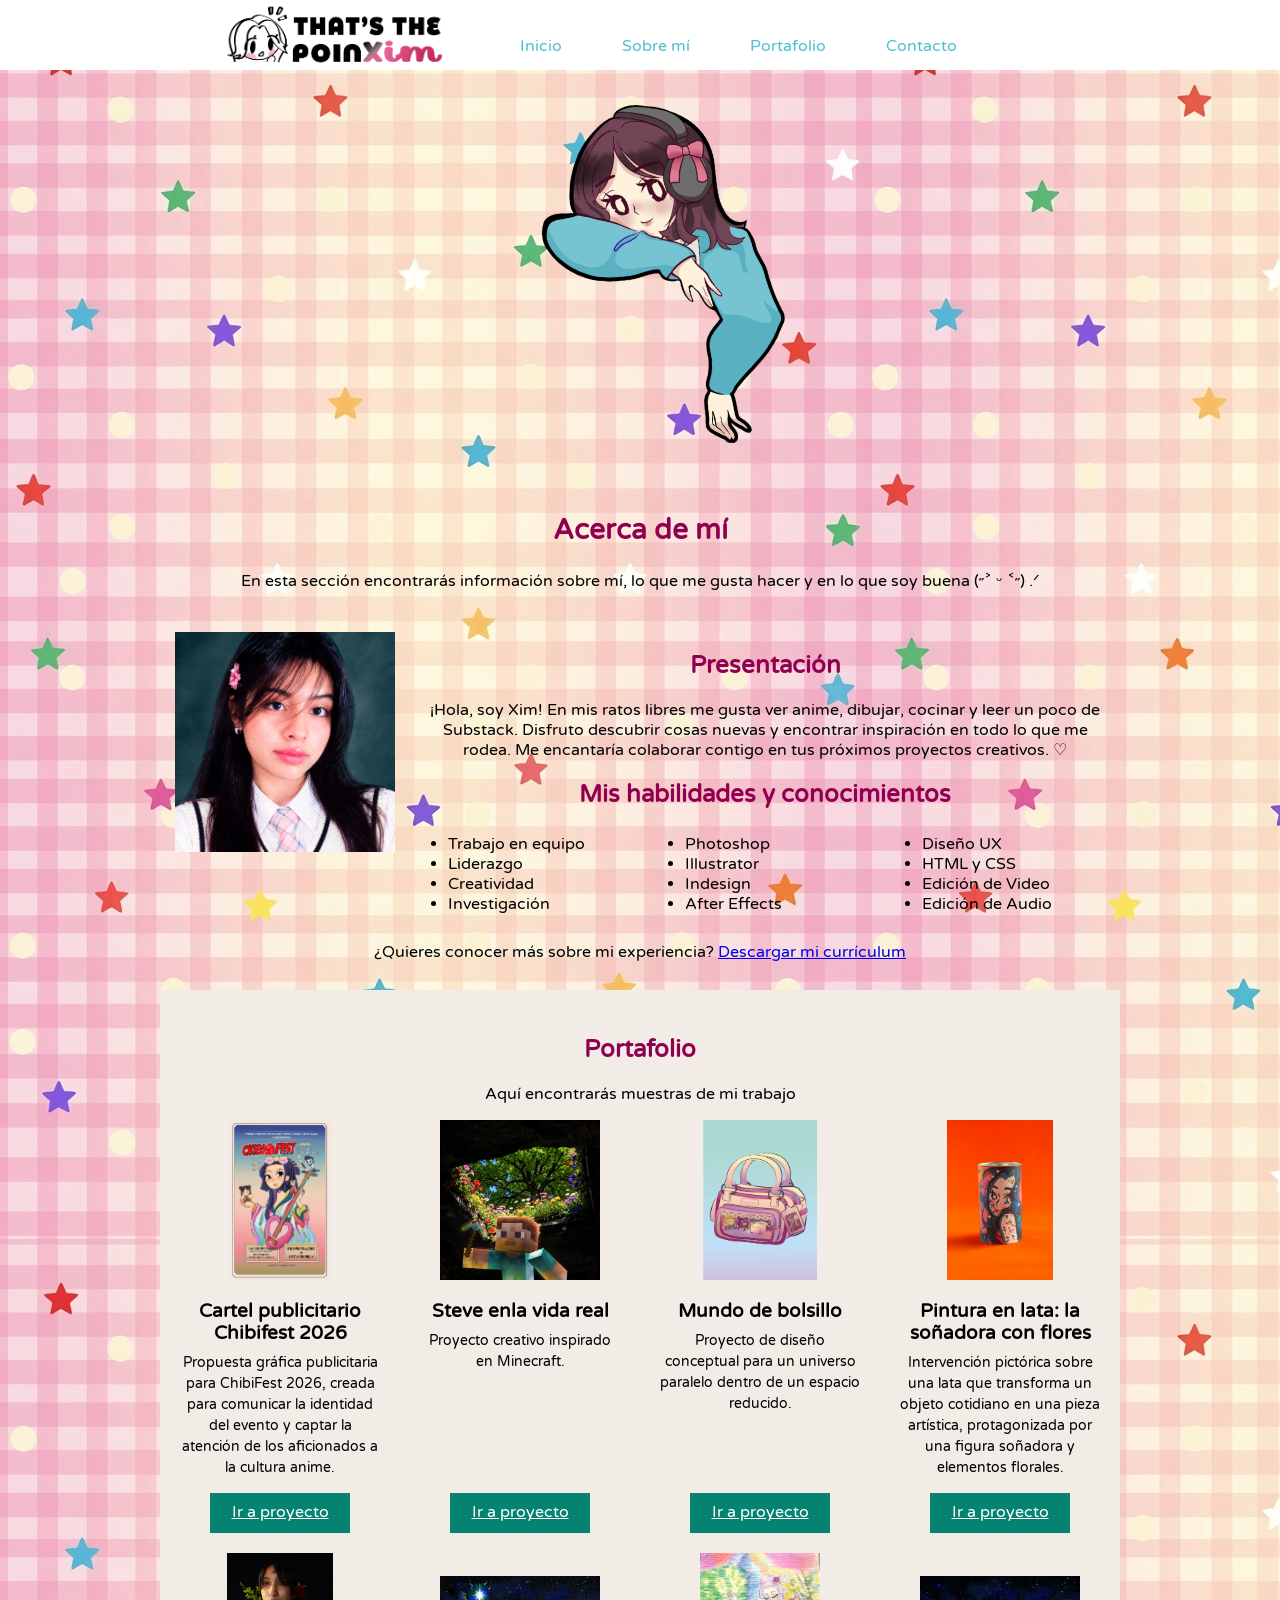
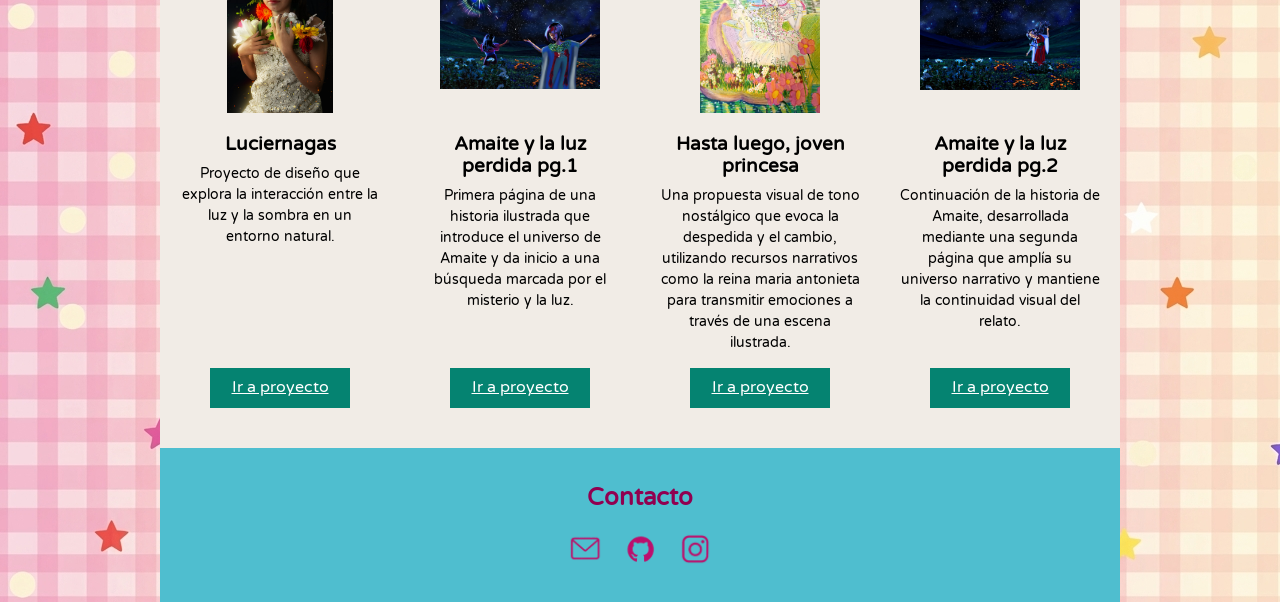
<file: Practica1/index.html>
<!DOCTYPE html>
<html lang="es">
<head>
    <meta charset="UTF-8">
    <meta name="viewport" content="width=device-width, initial-scale=1.0">
    <link rel="preconnect" href="https://fonts.googleapis.com">
    <link rel="preconnect" href="https://fonts.gstatic.com" crossorigin>
    <link href="https://fonts.googleapis.com/css2?family=Varela+Round&display=swap" rel="stylesheet">
    <link rel="stylesheet" type="text/css" href="estilo.css" />
    <title>Práctica 1</title>
</head>

<body>
    <header id="encabezado">

        <figure id="logotipo">
           <img src="imgxime/logoabrego.png" alt="Logotipo de That's the Point, Xim" /> 
        </figure>  

        <nav id="menu">
           <ul>
               <li><a href="#encabezado">Inicio</a></li>
               <li><a href="#acercademi">Sobre mí</a></li>
               <li><a href="#portafolio">Portafolio</a></li>
               <li><a href="#contacto">Contacto</a></li>
           </ul>
       </nav>
    </header>


    <section id="portada">
        <figure id="imgportada">
            <img src="imgxime/monitaparabanner.png" alt="Ilustración decorativa de una chica junto a la sección Acerca de mí">
        </figure>
    </section>

    <section id="acercademi">
        <div id="textoacercademi">
                 <h1>Acerca de mí</h1>
                 <p>En esta sección encontrarás información sobre mí, lo que me gusta hacer y en lo que soy buena  (˶˃ ᵕ ˂˶) .ᐟ </p>
        </div>

        <article>
            <!-- Foto con marcos -->
            <div id="perfil">
                     <img src="imgxime/fotodeperfilxime.png" alt="Fotografía de perfil de la diseñadora">
            </div>

          <!-- Bloque Derecho (Azul arriba + Rosa abajo) -->
     <div id="contenido-derecho">


          <div id="presentacion">
                <h2>Presentación</h2>
                <p>
                    ¡Hola, soy Xim! En mis ratos libres me gusta ver anime, dibujar, cocinar y leer un poco de Substack. Disfruto descubrir cosas nuevas y encontrar inspiración en todo lo que me rodea. Me encantaría colaborar contigo en tus próximos proyectos creativos. ♡
               </p>
               <h2>Mis habilidades y conocimientos</h2>
          </div>

            <div id="habilidadesyconocimientos">
                <div class="habilidades">
                    <ul>
                        <li>Trabajo en equipo</li>
                        <li>Liderazgo</li>
                        <li>Creatividad</li>
                        <li>Investigación</li> 
                    </ul>   
                </div>

                <div class="habilidades">
                    <ul>
                        <li>Photoshop</li>
                        <li>Illustrator</li>
                        <li>Indesign</li>
                        <li>After Effects</li> 
                    </ul>   
                </div> 

                <div class="habilidades">
                    <ul>
                        <li>Diseño UX</li>
                        <li>HTML y CSS</li>
                        <li>Edición de Video</li>
                        <li>Edición de Audio</li> 
                    </ul>   
                </div> 
            </div> 
        </div> 
    </article>

    <div id="descarga">
        <p>
            ¿Quieres conocer más sobre mi experiencia?
            <a href="docsp1/curriculum.pdf" download>Descargar mi currículum
            </a>
        </p>
    </div>
</section>

<section id="portafolio">
    <h2>Portafolio</h2>
    <p>Aquí encontrarás muestras de mi trabajo</p>
    
    <article id="trabajos">
        <!-- Proyecto 1 -->
        <div>
            <figure>
                <img src="imgxime/trabajoxime.png" alt="Proyecto de diseño 1" />
            </figure>
            <h3>Cartel publicitario Chibifest 2026</h3> 
            <p>Propuesta gráfica publicitaria para ChibiFest 2026, creada para comunicar la identidad del evento y captar la atención de los aficionados a la cultura anime.</p>
            <div class="boton">
              <a href="paginasproyectos2.html">Ir a proyecto</a>
            </div>
        </div>

        <!-- Proyecto 2 -->
        <div>
            <figure>
              <img src="imgxime/trabajoxime2.jpg" alt="Proyecto de diseño 2" />
            </figure>
            <h3>Steve enla vida real</h3> 
            <p>Proyecto creativo inspirado en Minecraft.</p>
            <div class="boton">
              <a href="paginasproyectos3.html">Ir a proyecto</a>
            </div>
        </div>

        <!-- Proyecto 3 -->
        <div>
            <figure>
                <img src="imgxime/trabajoxime3.jpg" alt="Proyecto de diseño 3">
            </figure>
            <h3>Mundo de bolsillo</h3>
            <p>Proyecto de diseño conceptual para un universo paralelo dentro de un espacio reducido.</p>
            <div class="boton">
                <a href="paginasproyectos5.html">Ir a proyecto</a>
            </div>
        </div>

        <!-- Proyecto 4 -->
        <div>
            <figure>
                <img src="imgxime/trabajoxime4.webp" alt="Proyecto de diseño 4">
            </figure>
            <h3>Pintura en lata: la soñadora con flores</h3>
            <p>Intervención pictórica sobre una lata que transforma un objeto cotidiano en una pieza artística, protagonizada por una figura soñadora y elementos florales.</p>
            <div class="boton">
                <a href="paginasproyectos4.html">Ir a proyecto</a>
            </div>
        </div>

        <!-- Proyecto 5 -->
        <div>
            <figure>
                <img src="imgxime/trabajoxime5.webp" alt="Proyecto de diseño 5">
            </figure>
            <h3>Luciernagas</h3>
            <p>Proyecto de diseño que explora la interacción entre la luz y la sombra en un entorno natural.</p>
            <div class="boton">
                <a href="paginasproyectos2.html">Ir a proyecto</a>
            </div>
        </div>

        <!-- Proyecto 6 -->
        <div>
            <figure>
                <img src="imgxime/trabajoxime6.webp" alt="Proyecto de diseño 6">
            </figure>
            <h3>Amaite y la luz perdida pg.1</h3>
            <p>Primera página de una historia ilustrada que introduce el universo de Amaite y da inicio a una búsqueda marcada por el misterio y la luz.</p>
            <div class="boton">
                <a href="paginasproyectos2.html">Ir a proyecto</a>
            </div>
        </div>

        <!-- Proyecto 7 -->
        <div>
            <figure>
                <img src="imgxime/trabajoxime7.webp" alt="Proyecto de diseño 7">
            </figure>
            <h3>Hasta luego, joven princesa</h3>
            <p>Una propuesta visual de tono nostálgico que evoca la despedida y el cambio, utilizando recursos narrativos como la reina maria antonieta para transmitir emociones a través de una escena ilustrada.</p>
            <div class="boton">
                <a href="paginasproyectos2.html">Ir a proyecto</a>
            </div>
        </div>

        <!-- Proyecto 8 -->
        <div>
            <figure>
                <img src="imgxime/trabajoxime8.webp" alt="Proyecto de diseño 8">
            </figure>
            <h3>Amaite y la luz perdida pg.2</h3>
            <p>Continuación de la historia de Amaite, desarrollada mediante una segunda página que amplía su universo narrativo y mantiene la continuidad visual del relato.</p>
            <div class="boton">
                <a href="paginasproyectos2.html">Ir a proyecto</a>
            </div>
        </div>
        

    </article>
</section>

<footer id="contacto">
    <h2>Contacto</h2>

 <div class="redes-sociales">
    
        <a href="mailto:itspointedbyxim@gmail.com"
           class="icono-correo"
           aria-label="Enviar correo electrónico">
         <img src="imgxime/gmail.png" alt="Correo electrónico">
        </a>

        <a href="https://github.com/berry-code-ximena/diseno-interactivo-digital"
           target="_blank"
           rel="noopener noreferrer"
           aria-label="Visitar mi repositorio de GitHub">
           <img src="imgxime/github.png" alt="GitHub">
        </a>

        <a href="https://www.instagram.com/its_pointed_by_xim/"
           target="_blank"
           rel="noopener noreferrer"
           aria-label="Visitar mi perfil de Instagram">
           <img src="imgxime/inta.png" alt="Instagram">
        </a>

    </div>
</footer>
</body>
</html>
</file>
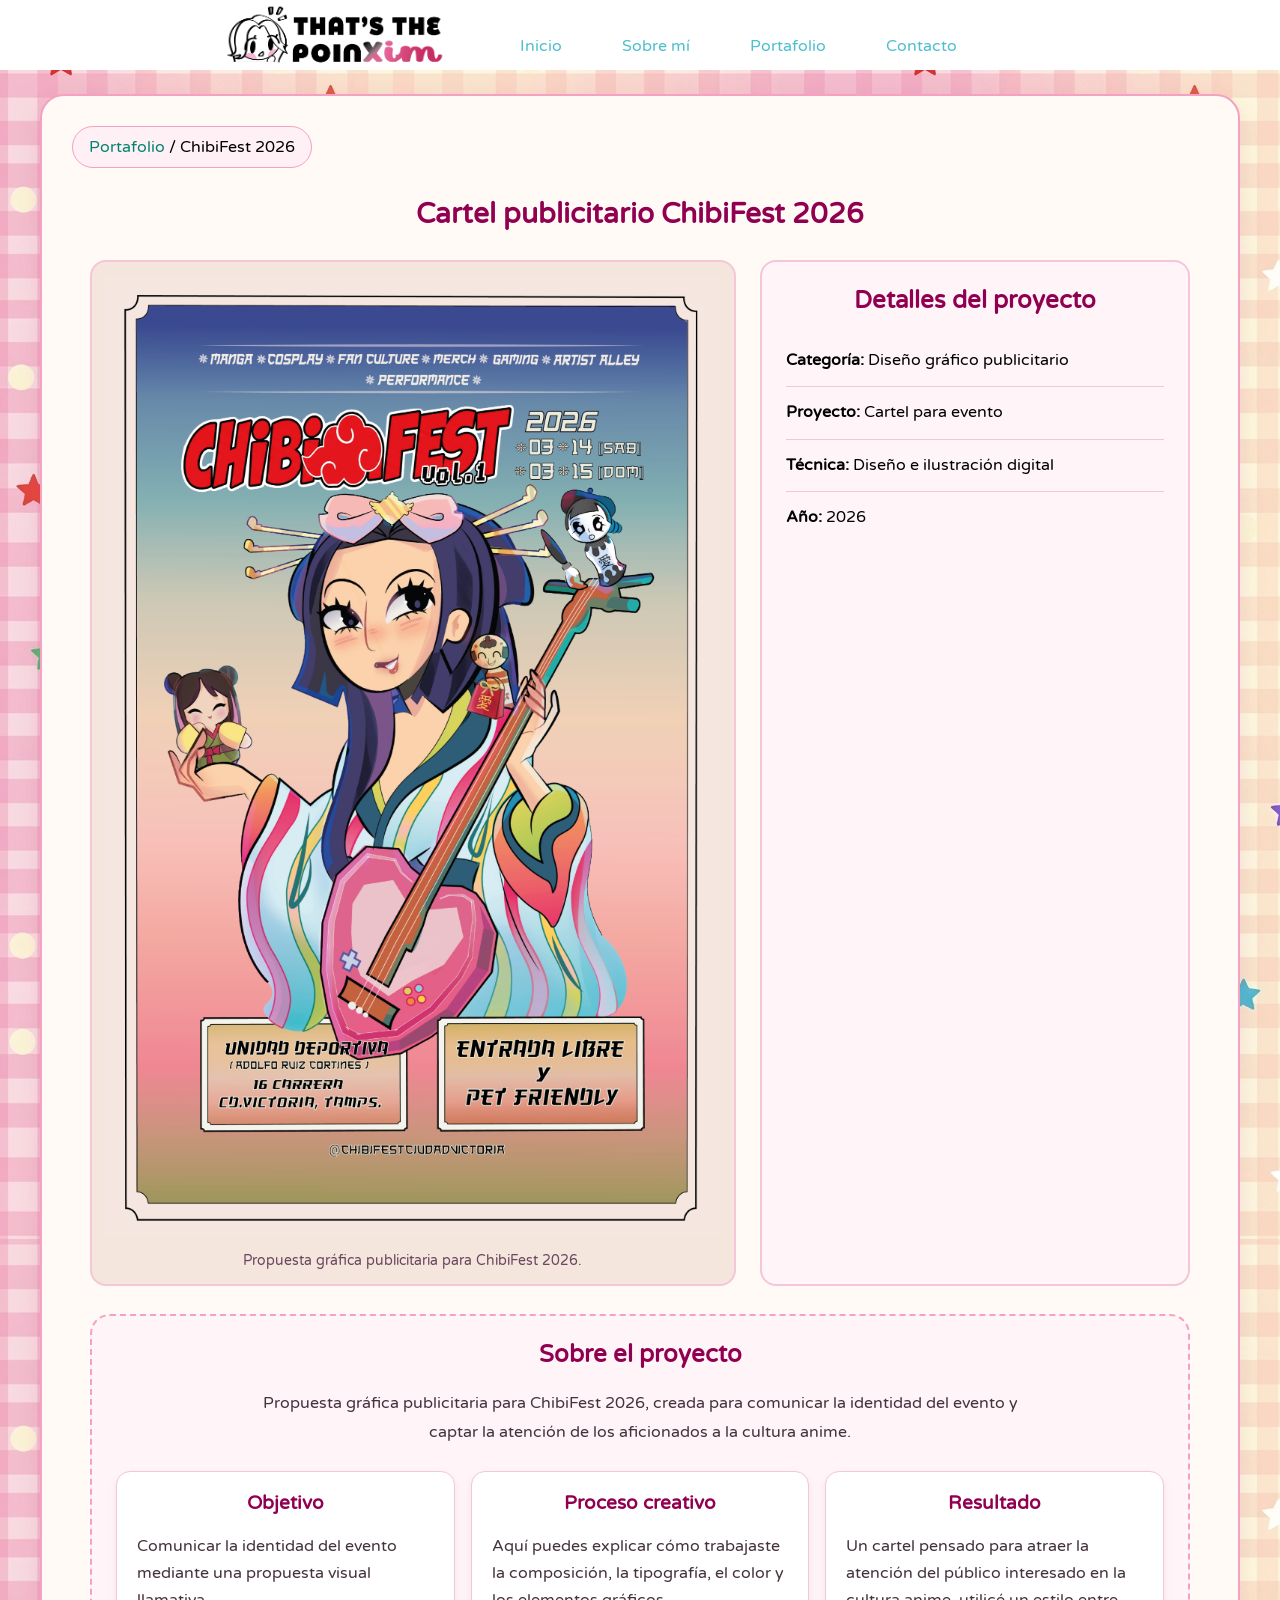
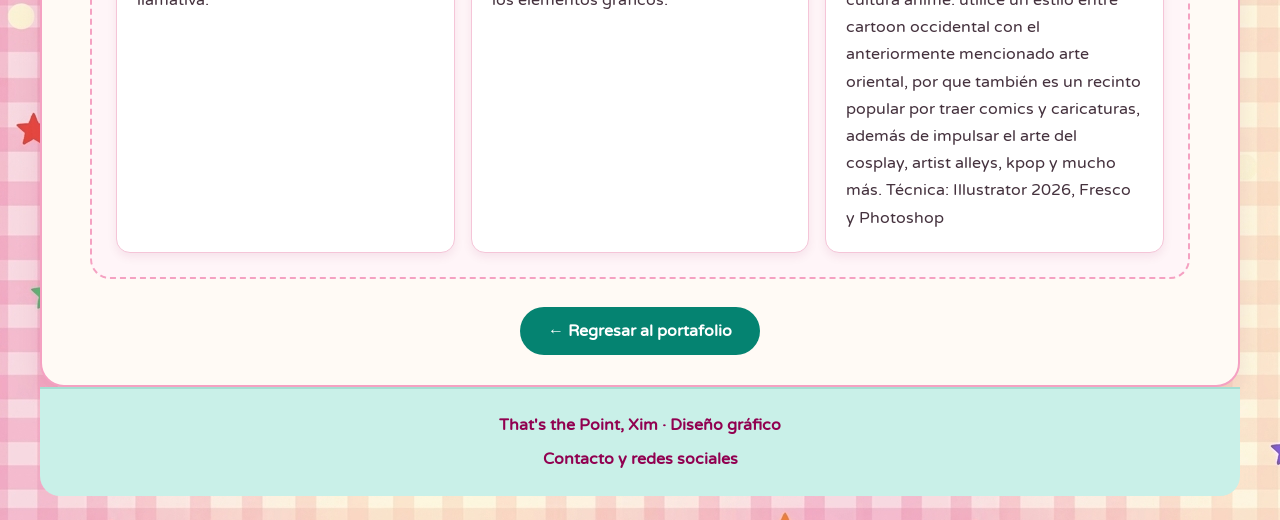
<file: Practica1/paginasproyectos2.html>
<!DOCTYPE html>
<html lang="es">
<head>
    <meta charset="UTF-8">
    <meta name="viewport" content="width=device-width, initial-scale=1.0">

    <link rel="preconnect" href="https://fonts.googleapis.com">
    <link rel="preconnect" href="https://fonts.gstatic.com" crossorigin>
    <link href="https://fonts.googleapis.com/css2?family=Varela+Round&display=swap" rel="stylesheet">
    <link rel="stylesheet" type="text/css" href="estilo.css">

    <title>Cartel publicitario ChibiFest 2026 | That's the Point, Xim</title>
</head>

<body>
    <!-- Encabezado y menú de navegación -->
    <header id="encabezado">
        <figure id="logotipo">
            <a href="index.html#encabezado">
                <img src="imgxime/logoabrego.png"
                     alt="Logotipo de That's the Point, Xim">
            </a>
        </figure>

        <nav id="menu" aria-label="Navegación principal">
            <ul>
                <li><a href="index.html#encabezado">Inicio</a></li>
                <li><a href="index.html#acercademi">Sobre mí</a></li>
                <li><a href="index.html#portafolio">Portafolio</a></li>
                <li><a href="index.html#contacto">Contacto</a></li>
            </ul>
        </nav>
    </header>

    <!-- Contenido principal del proyecto -->
    <main id="contenedor">

        <!-- Ruta de navegación -->
        <nav class="migas" aria-label="Ruta de navegación">
            <a href="index.html#portafolio">Portafolio</a>
            <span> / </span>
            <span aria-current="page">ChibiFest 2026</span>
        </nav>

        <h1>Cartel publicitario ChibiFest 2026</h1>

        <!-- Imagen y datos generales -->
        <section id="presentacion-proyecto">

            <figure id="imagen-principal">
                <img src="imgxime/trabajoxime.png"
                     alt="Cartel publicitario diseñado para ChibiFest 2026">
                <figcaption>
                    Propuesta gráfica publicitaria para ChibiFest 2026.
                </figcaption>
            </figure>

            <aside id="datos-proyecto">
                <h2>Detalles del proyecto</h2>
                <p><strong>Categoría:</strong> Diseño gráfico publicitario</p>
                <p><strong>Proyecto:</strong> Cartel para evento</p>
                <p><strong>Técnica:</strong> Diseño e ilustración digital</p>
                <p><strong>Año:</strong> 2026</p>
            </aside>

        </section>

        <!-- Descripción detallada -->
        <section id="descripcion">
            <h2>Sobre el proyecto</h2>

            <p>
                Propuesta gráfica publicitaria para ChibiFest 2026,
                creada para comunicar la identidad del evento y captar
                la atención de los aficionados a la cultura anime.
            </p>

            <div class="bloques-descripcion">

                <article class="bloque">
                    <h3>Objetivo</h3>
                    <p>
                        Comunicar la identidad del evento mediante una
                        propuesta visual llamativa.
                    </p>
                </article>

                <article class="bloque">
                    <h3>Proceso creativo</h3>
                    <p>
                        Aquí puedes explicar cómo trabajaste la composición,
                        la tipografía, el color y los elementos gráficos.
                    </p>
                </article>

                <article class="bloque">
                    <h3>Resultado</h3>
                    <p>
                        Un cartel pensado para atraer la atención del público interesado en la cultura anime. utilicé un estilo entre cartoon occidental con el anteriormente mencionado arte oriental, por que también es un recinto popular por traer comics y caricaturas, además de impulsar el arte del cosplay, artist alleys, kpop y mucho más. Técnica: Illustrator 2026, Fresco y Photoshop
                    </p>
                </article>

            </div>
        </section>

        <!-- Enlace de regreso -->
        <div class="regreso">
            <a class="boton-regreso" href="index.html#portafolio">
                ← Regresar al portafolio
            </a>
        </div>

    </main>

    <!-- Pie de página -->
    <footer id="pie">
        <p>That's the Point, Xim · Diseño gráfico</p>
        <a href="index.html#contacto">Contacto y redes sociales</a>
    </footer>

</body>
</html>
</file>
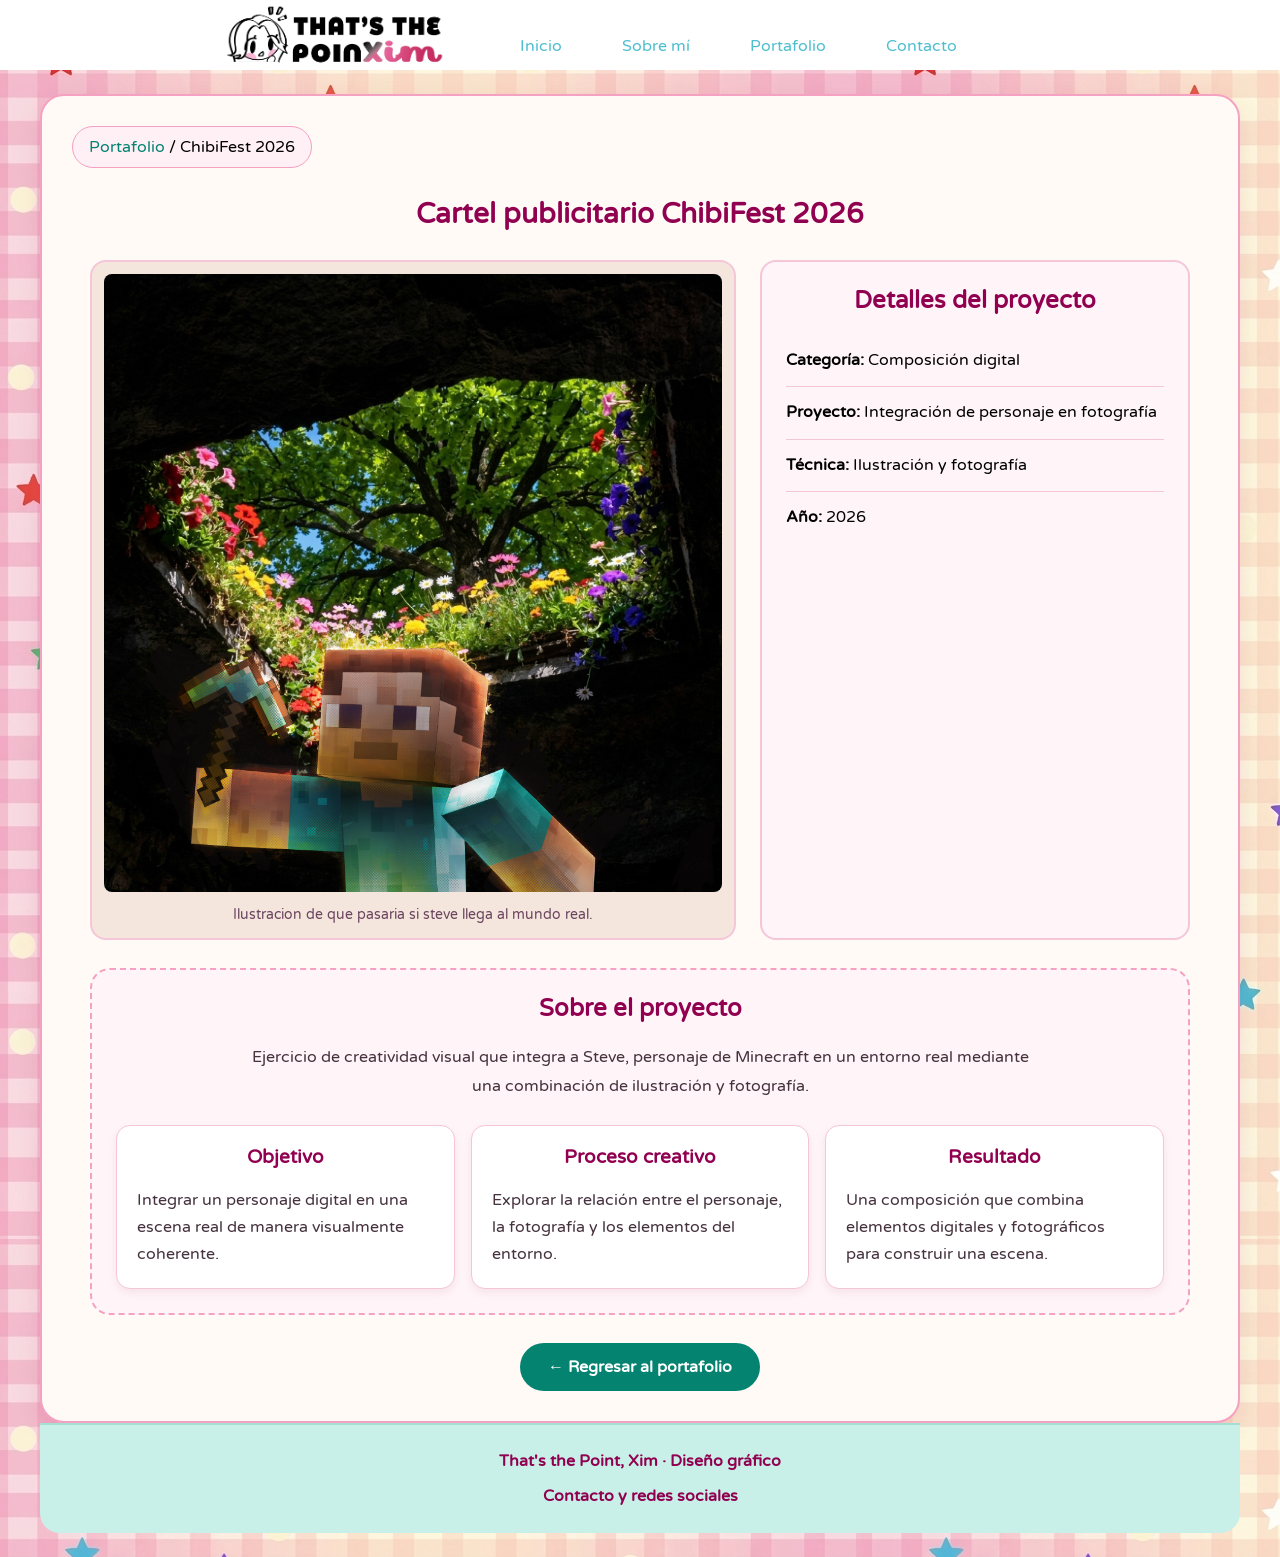
<file: Practica1/paginasproyectos3.html>
<!DOCTYPE html>
<html lang="es">
<head>
    <meta charset="UTF-8">
    <meta name="viewport" content="width=device-width, initial-scale=1.0">

    <link rel="preconnect" href="https://fonts.googleapis.com">
    <link rel="preconnect" href="https://fonts.gstatic.com" crossorigin>
    <link href="https://fonts.googleapis.com/css2?family=Varela+Round&display=swap" rel="stylesheet">
    <link rel="stylesheet" type="text/css" href="estilo.css">

    <title>Cartel publicitario ChibiFest 2026 | That's the Point, Xim</title>
</head>

<body>
    <!-- Encabezado y menú de navegación -->
    <header id="encabezado">
        <figure id="logotipo">
            <a href="index.html#encabezado">
                <img src="imgxime/logoabrego.png"
                     alt="Logotipo de That's the Point, Xim">
            </a>
        </figure>

        <nav id="menu" aria-label="Navegación principal">
            <ul>
                <li><a href="index.html#encabezado">Inicio</a></li>
                <li><a href="index.html#acercademi">Sobre mí</a></li>
                <li><a href="index.html#portafolio">Portafolio</a></li>
                <li><a href="index.html#contacto">Contacto</a></li>
            </ul>
        </nav>
    </header>

    <!-- Contenido principal del proyecto -->
    <main id="contenedor">

        <!-- Ruta de navegación -->
        <nav class="migas" aria-label="Ruta de navegación">
            <a href="index.html#portafolio">Portafolio</a>
            <span> / </span>
            <span aria-current="page">ChibiFest 2026</span>
        </nav>

        <h1>Cartel publicitario ChibiFest 2026</h1>

        <!-- Imagen y datos generales -->
        <section id="presentacion-proyecto">

            <figure id="imagen-principal">
                <img src="imgxime/trabajoxime2.jpg"
                     alt="Ilustración steve Minecraft">
                <figcaption>
                    Ilustracion de que pasaria si steve llega al mundo real.
                </figcaption>
            </figure>

            <aside id="datos-proyecto">
                <h2>Detalles del proyecto</h2>
                <p><strong>Categoría:</strong> Composición digital</p>
                <p><strong>Proyecto:</strong> Integración de personaje en fotografía</p>
                <p><strong>Técnica:</strong> Ilustración y fotografía</p>
                <p><strong>Año:</strong> 2026</p>
            </aside>

        </section>

        <!-- Descripción detallada -->
        <section id="descripcion">
            <h2>Sobre el proyecto</h2>

            <p>
               Ejercicio de creatividad visual que integra a Steve, personaje de Minecraft en un entorno real 
               mediante una combinación de ilustración y fotografía.
            </p>

            <div class="bloques-descripcion">

                <article class="bloque">
                    <h3>Objetivo</h3>
                    <p>
                        Integrar un personaje digital en una escena real de manera
                        visualmente coherente.
                    </p>
                </article>

                <article class="bloque">
                    <h3>Proceso creativo</h3>
                    <p>
                        Explorar la relación entre el personaje,
                        la fotografía y los elementos del entorno.
                    </p>
                </article>

                <article class="bloque">
                    <h3>Resultado</h3>
                    <p>
                        Una composición que combina elementos digitales y fotográficos para construir una escena.
                    </p>
                </article>

            </div>
        </section>

        <!-- Enlace de regreso -->
        <div class="regreso">
            <a class="boton-regreso" href="index.html#portafolio">
                ← Regresar al portafolio
            </a>
        </div>

    </main>

    <!-- Pie de página -->
    <footer id="pie">
        <p>That's the Point, Xim · Diseño gráfico</p>
        <a href="index.html#contacto">Contacto y redes sociales</a>
    </footer>

</body>
</html>
</file>
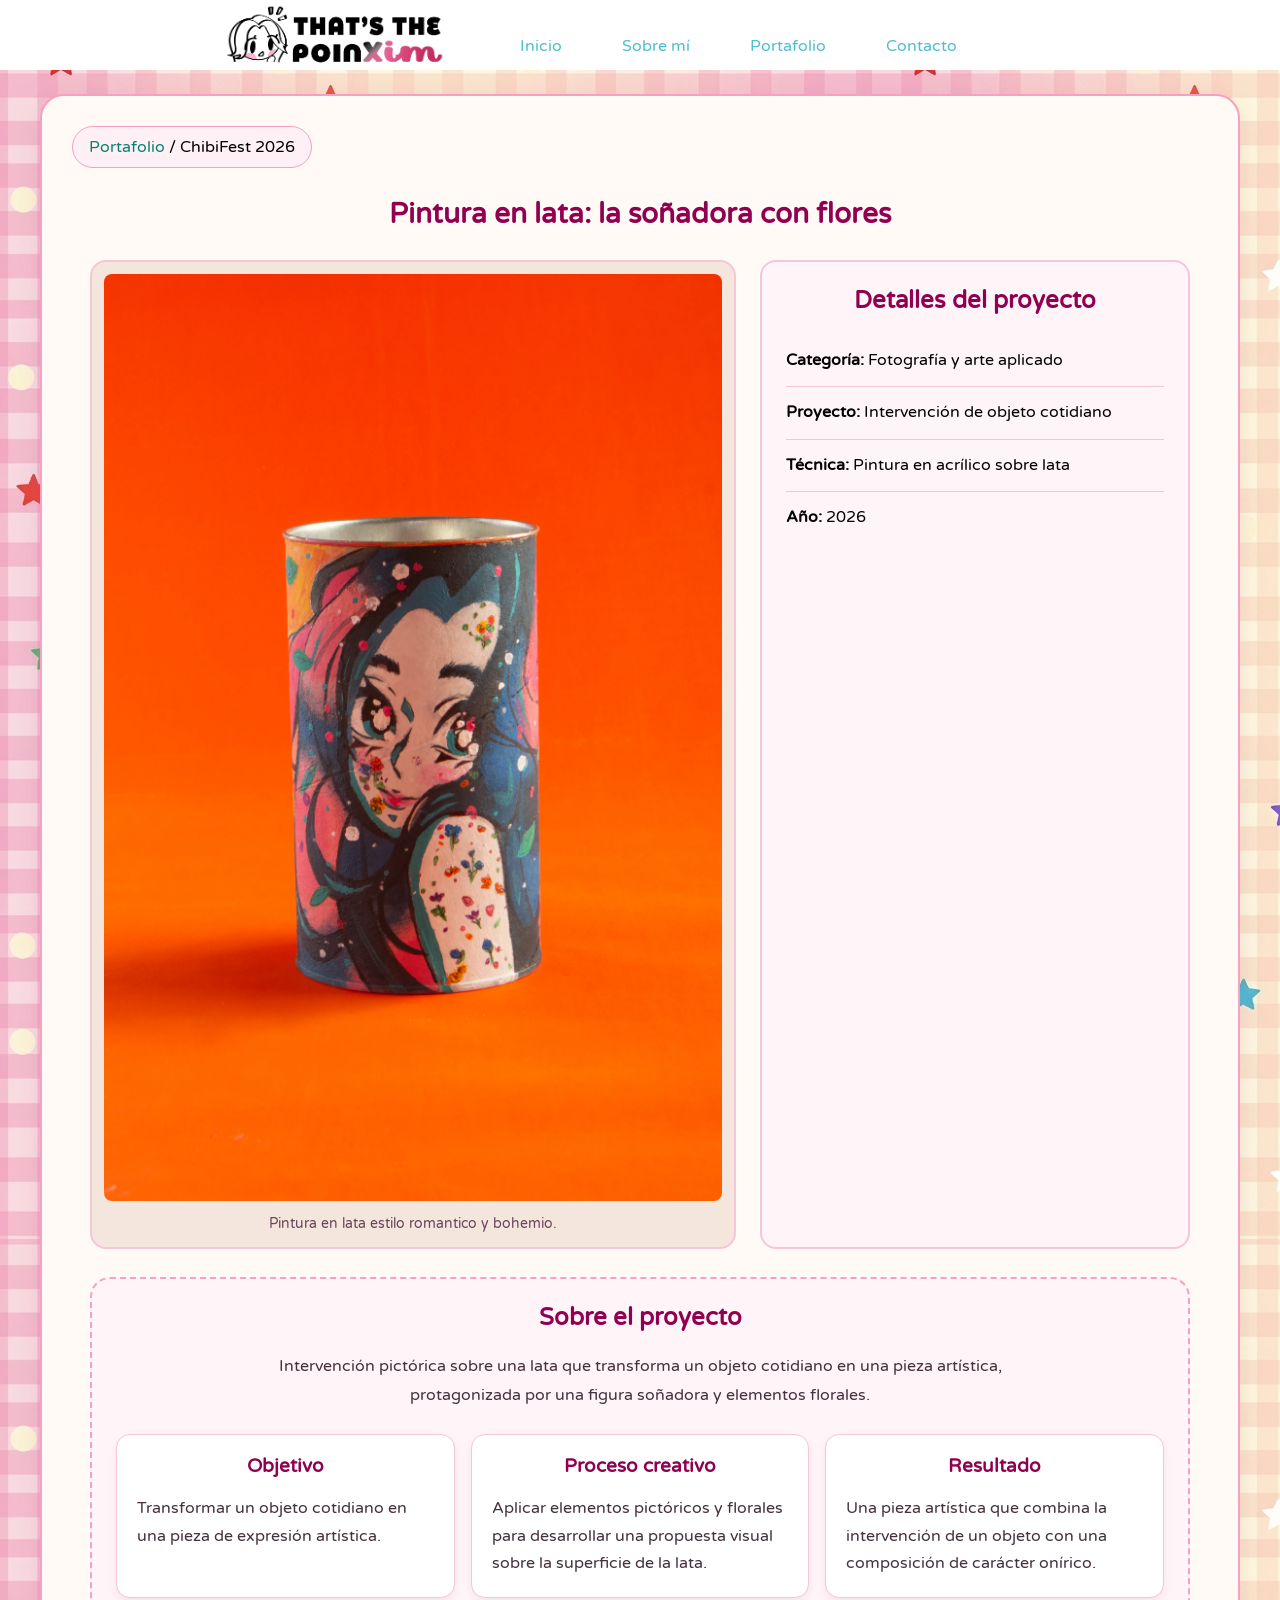
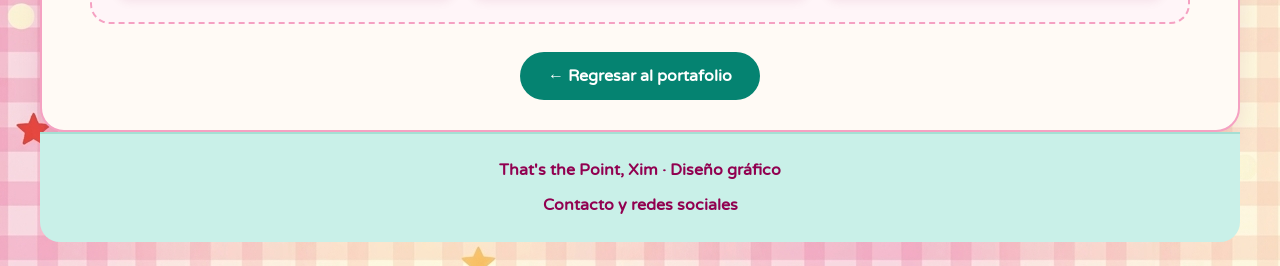
<file: Practica1/paginasproyectos4.html>
<!DOCTYPE html>
<html lang="es">
<head>
    <meta charset="UTF-8">
    <meta name="viewport" content="width=device-width, initial-scale=1.0">

    <link rel="preconnect" href="https://fonts.googleapis.com">
    <link rel="preconnect" href="https://fonts.gstatic.com" crossorigin>
    <link href="https://fonts.googleapis.com/css2?family=Varela+Round&display=swap" rel="stylesheet">
    <link rel="stylesheet" type="text/css" href="estilo.css">

    <title>Cartel publicitario ChibiFest 2026 | That's the Point, Xim</title>
</head>

<body>
    <!-- Encabezado y menú de navegación -->
    <header id="encabezado">
        <figure id="logotipo">
            <a href="index.html#encabezado">
                <img src="imgxime/logoabrego.png"
                     alt="Logotipo de That's the Point, Xim">
            </a>
        </figure>

        <nav id="menu" aria-label="Navegación principal">
            <ul>
                <li><a href="index.html#encabezado">Inicio</a></li>
                <li><a href="index.html#acercademi">Sobre mí</a></li>
                <li><a href="index.html#portafolio">Portafolio</a></li>
                <li><a href="index.html#contacto">Contacto</a></li>
            </ul>
        </nav>
    </header>

    <!-- Contenido principal del proyecto -->
    <main id="contenedor">

        <!-- Ruta de navegación -->
        <nav class="migas" aria-label="Ruta de navegación">
            <a href="index.html#portafolio">Portafolio</a>
            <span> / </span>
            <span aria-current="page">ChibiFest 2026</span>
        </nav>

        <h1>Pintura en lata: la soñadora con flores</h1>

        <!-- Imagen y datos generales -->
        <section id="presentacion-proyecto">

            <figure id="imagen-principal">
                <img src="imgxime/trabajoxime4.webp"
                     alt="Pintura en lata estilo romantico y bohemio">
                <figcaption>
                    Pintura en lata estilo romantico y bohemio.
                </figcaption>
            </figure>

            <aside id="datos-proyecto">
                <h2>Detalles del proyecto</h2>
                <p><strong>Categoría:</strong> Fotografía y arte aplicado</p>
                <p><strong>Proyecto:</strong> Intervención de objeto cotidiano</p>
                <p><strong>Técnica:</strong> Pintura en acrílico sobre lata</p>
                <p><strong>Año:</strong> 2026</p>
            </aside>

        </section>

        <!-- Descripción detallada -->
        <section id="descripcion">
            <h2>Sobre el proyecto</h2>

            <p>
                Intervención pictórica sobre una lata que transforma un objeto cotidiano en una pieza artística,
                protagonizada por una figura soñadora y elementos florales.
            </p>

            <div class="bloques-descripcion">

                <article class="bloque">
                    <h3>Objetivo</h3>
                    <p>
                        Transformar un objeto cotidiano en una pieza de expresión artística.
                    </p>
                </article>

                <article class="bloque">
                    <h3>Proceso creativo</h3>
                    <p>
                        Aplicar elementos pictóricos y florales para desarrollar una propuesta visual sobre la superficie de la lata.
                    </p>
                </article>

                <article class="bloque">
                    <h3>Resultado</h3>
                    <p>
                        Una pieza artística que combina la intervención de un objeto con una composición de carácter onírico.
                    </p>
                </article>

            </div>
        </section>

        <!-- Enlace de regreso -->
        <div class="regreso">
            <a class="boton-regreso" href="index.html#portafolio">
                ← Regresar al portafolio
            </a>
        </div>

    </main>

    <!-- Pie de página -->
    <footer id="pie">
        <p>That's the Point, Xim · Diseño gráfico</p>
        <a href="index.html#contacto">Contacto y redes sociales</a>
    </footer>

</body>
</html>
</file>
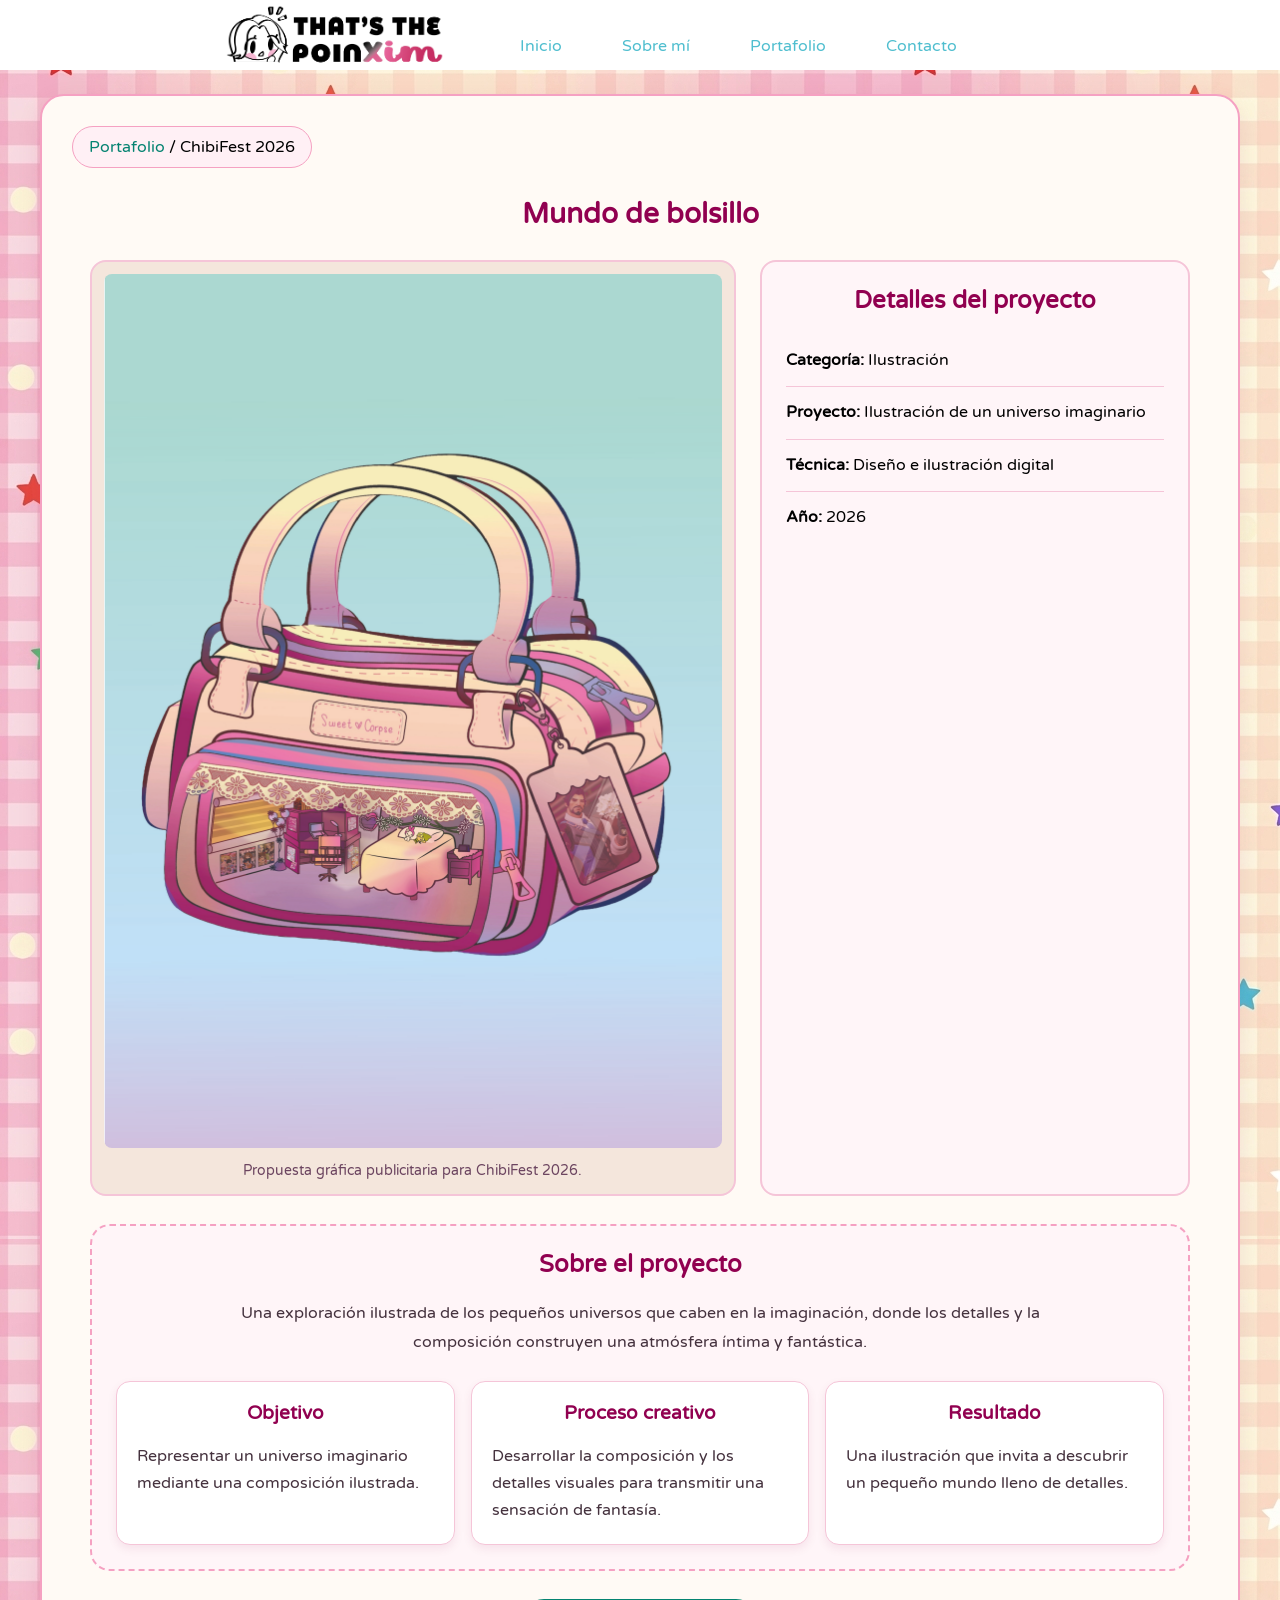
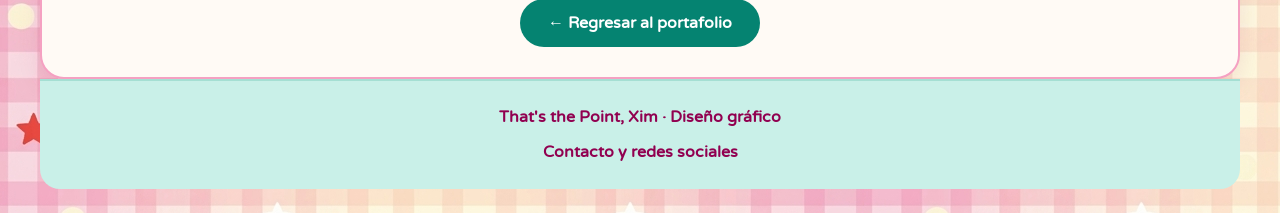
<file: Practica1/paginasproyectos5.html>
<!DOCTYPE html>
<html lang="es">
<head>
    <meta charset="UTF-8">
    <meta name="viewport" content="width=device-width, initial-scale=1.0">

    <link rel="preconnect" href="https://fonts.googleapis.com">
    <link rel="preconnect" href="https://fonts.gstatic.com" crossorigin>
    <link href="https://fonts.googleapis.com/css2?family=Varela+Round&display=swap" rel="stylesheet">
    <link rel="stylesheet" type="text/css" href="estilo.css">

    <title>Cartel publicitario ChibiFest 2026 | That's the Point, Xim</title>
</head>

<body>
    <!-- Encabezado y menú de navegación -->
    <header id="encabezado">
        <figure id="logotipo">
            <a href="index.html#encabezado">
                <img src="imgxime/logoabrego.png"
                     alt="Logotipo de That's the Point, Xim">
            </a>
        </figure>

        <nav id="menu" aria-label="Navegación principal">
            <ul>
                <li><a href="index.html#encabezado">Inicio</a></li>
                <li><a href="index.html#acercademi">Sobre mí</a></li>
                <li><a href="index.html#portafolio">Portafolio</a></li>
                <li><a href="index.html#contacto">Contacto</a></li>
            </ul>
        </nav>
    </header>

    <!-- Contenido principal del proyecto -->
    <main id="contenedor">

        <!-- Ruta de navegación -->
        <nav class="migas" aria-label="Ruta de navegación">
            <a href="index.html#portafolio">Portafolio</a>
            <span> / </span>
            <span aria-current="page">ChibiFest 2026</span>
        </nav>

        <h1>Mundo de bolsillo</h1>

        <!-- Imagen y datos generales -->
        <section id="presentacion-proyecto">

            <figure id="imagen-principal">
                <img src="imgxime/trabajoxime3.jpg"
                     alt="Cartel publicitario diseñado para ChibiFest 2026">
                <figcaption>
                    Propuesta gráfica publicitaria para ChibiFest 2026.
                </figcaption>
            </figure>

            <aside id="datos-proyecto">
                <h2>Detalles del proyecto</h2>
                <p><strong>Categoría:</strong> Ilustración</p>
                <p><strong>Proyecto:</strong> Ilustración de un universo imaginario</p>
                <p><strong>Técnica:</strong> Diseño e ilustración digital</p>
                <p><strong>Año:</strong> 2026</p>
            </aside>

        </section>

        <!-- Descripción detallada -->
        <section id="descripcion">
            <h2>Sobre el proyecto</h2>

            <p>
                Una exploración ilustrada de los pequeños universos que caben en la imaginación,
                donde los detalles y la composición construyen una atmósfera íntima y fantástica.
            </p>

            <div class="bloques-descripcion">

                <article class="bloque">
                    <h3>Objetivo</h3>
                    <p>
                        Representar un universo imaginario mediante una composición ilustrada.
                    </p>
                </article>

                <article class="bloque">
                    <h3>Proceso creativo</h3>
                    <p>
                        Desarrollar la composición y los detalles visuales para transmitir una sensación de fantasía.
                    </p>
                </article>

                <article class="bloque">
                    <h3>Resultado</h3>
                    <p>
                        Una ilustración que invita a descubrir un pequeño mundo lleno de detalles.
                    </p>
                </article>

            </div>
        </section>

        <!-- Enlace de regreso -->
        <div class="regreso">
            <a class="boton-regreso" href="index.html#portafolio">
                ← Regresar al portafolio
            </a>
        </div>

    </main>

    <!-- Pie de página -->
    <footer id="pie">
        <p>That's the Point, Xim · Diseño gráfico</p>
        <a href="index.html#contacto">Contacto y redes sociales</a>
    </footer>

</body>
</html>
</file>
<file: Practica1/estilo.css>
body {
    margin: 0;
    padding: 0;
    font-family: 'Varela Round', sans-serif;
    background-image: url("imgxime/patron1xime.jpg");
    background-repeat: repeat;
}

/* Evita que el padding aumente el ancho de los elementos */
* {
    box-sizing: border-box;
}

img {
    max-width: 100%;
}

h1 {
    color:#910050;
    font-size: 28px;
}

h2 {
    color: #910050;
    font-size: 24px;
}

#encabezado {
    background-color: white;
    display: flex;
    justify-content: center;
}

#logotipo {
    /*background-color: white;*/
    height: 50px;
    width: 280px;
    margin: 0;
    display: flex;
    align-items: center;
}

#logotipo img {
    width: 270px;
    height: 88px;
    object-fit: contain;
    display: block;
    transform: translateY(15px);
}

#menu {
    /*background-color: brown;*/
    height: 50px;
    margin-top: 20px;
    width: 600px;
}

#menu ul li {
    display: inline;
    margin-right: 10%;
}

/*Pseudoclases*/
#menu a:link { /*link Estado del enlace*/
    color:#4fbecf;
    text-decoration: none;
}

#menu a:hover { /*hover Estado del enlace cuando posicionamos cursor encima*/
    color: blueviolet;
    text-decoration: underline;

}

#menu a:visited { /*visited Estado del enlace una vez que le dimos click*/
    color: #e83168
}

/*---------- Sección de Portada---------*/
/* Espacio decorativo antes de Acerca de mí */
#portada {
    width: 100%;
    margin: 0;
    padding: 0;
    overflow: hidden;
}

/* Contenedor de la imagen */
#imgportada {
    width: 100%;
    margin: 0;
    display: flex;
    justify-content: center;
    align-items: flex-end;
}

/* Monita decorativa con inclinación */
#imgportada img {
    display: block;
    width: 580px;
    max-width: 100%;
    height: auto;
    object-fit: contain;
    object-position: bottom center;
    transform: rotate(4deg);
    transform-origin: bottom center;
}

/*---------- Sección Acerca de mí---------*/

#acercademi {
    width: 960px;
    margin: 0 auto;
}

#textoacercademi {
    text-align: center;
    padding: 10px 0;
    width: 100%;
}

#acercademi article {
    display: flex;
    flex-direction: row;
    width: 100%;
}

#perfil {
    width: 250px;
    min-height: 250px;
    padding: 15px;
    box-sizing: border-box;
    display: flex;
    align-items: flex-start;
    justify-content: flex-start;
    flex-shrink: 0;
}

#perfil img {
    width: 100%;
    height: auto;
    display: block;
}

#contenido-derecho {
    width: 710px;
    display: flex;
    flex-direction: column;
    flex-shrink: 0;
}

#presentacion {
    color: black;
    text-align: center;
    padding: 15px;
    width: 100%;
    box-sizing: border-box;
}

/* Cuadro Rosa (Habilidades en 3 columnas) */
#habilidadesyconocimientos {
    display: flex;
    flex-direction: row;
    justify-content: space-around;
    align-items: flex-start;
    padding-top: 0px;
    width: 100%;
    box-sizing: border-box;
    margin-top: -10px;
}

/*#habilidadesyconocimientos ul {
    list-style: none;
}*/

.habilidades ul {
    padding-left: 20px;
    margin: 0;
    list-style-type: disc;
}

.habilidades {
    width: 200px;            
}

/* Franja Verde */
#descarga {
    text-align: center;
    padding: 12px 0;
    width: 100%;
    box-sizing: border-box;
}

/*---------- Sección Portafolio---------*/
#portafolio {
    width: 960px; 
    margin: 0 auto;
    background-color: #f1ece6;
    color: black; 
    text-align: center; 
    padding: 25px 0;
}

#trabajos {
    display: flex;
    flex-direction: row;
    flex-wrap: wrap;
    justify-content: space-around;
    align-items: stretch;
    padding-bottom: 15px;
    row-gap: 20px;
    box-sizing: border-box;
}

/* Cada tarjeta de proyecto */
#trabajos > div {
    width: 200px;
    flex: 0 0 200px;
    box-sizing: border-box;
    display: flex;
    flex-direction: column;
    align-items: center;
    text-align: center;
}

/* Imágenes de los proyectos */
#trabajos figure {
    margin: 0 0 12px;
    width: 100%;
}

/* Imágenes de los proyectos */
#trabajos img {
    width: 160px;
    height: 160px;
    object-fit: contain;
    display: block;
    margin: 0 auto;
}

/* Títulos y descripciones */
#trabajos h3 {
    width: 100%;
    margin: 8px 0;
    overflow-wrap: break-word;
}

#trabajos > div > p {
    width: 100%;
    margin: 0 0 15px;
    line-height: 1.5;
    font-size: 14px;
    overflow-wrap: break-word;
}

/* Botón al final de cada tarjeta */
#trabajos .boton {
    margin-top: auto;
    flex-shrink: 0;
}

#trabajos a {
    color: white;
    text-decoration: underline;
}

/* Botones de los proyectos */
.boton {
    width: 140px;
    min-height: 40px;
    margin: auto auto 0;
    background-color: #058371;
    transition: background-color 0.3s ease;
}

/* Texto centrado dentro del botón */
.boton a,
.boton a:link,
.boton a:visited {
    display: flex;
    align-items: center;
    justify-content: center;
    width: 100%;
    min-height: 40px;
    box-sizing: border-box;
    padding: 6px;
    color: white;
    text-decoration: none;
    text-align: center;
    line-height: 1.2;
}

/* Efecto al pasar el cursor */
.boton:hover {
    background-color: #e3b341;
}

.boton:hover a {
    color: white;
}

/*---------- Sección Contacto---------*/

#contacto {
    width: 960px;
    margin: 0 auto;
    background-color: #4fbecf;
    text-align: center;
    padding: 15px 0;
}

/* Contenedor de iconos de redes sociales */
.redes-sociales {
    display: flex;
    justify-content: center;
    align-items: center;
    gap: 20px;
    margin: 20px 0;
}

/* Estilo general de los iconos */
.redes-sociales a {
    display: inline-flex;
    align-items: center;
    justify-content: center;
    border-radius: 8px;
    transition: transform 0.3s ease,
                filter 0.3s ease,
                background-color 0.3s ease;
}

/* Tamaño y presentación de los iconos */
.redes-sociales img {
    width: 35px;
    height: 35px;
    object-fit: contain;
    display: block;
    transition: transform 0.3s ease;
}

/* Efecto al pasar el cursor */
.redes-sociales a:hover img {
    transform: translateY(-3px);
}

/* El icono de correo destaca al pasar el cursor */
.redes-sociales a.icono-correo:hover {
    background-color: #a3195b;
    box-shadow: 0 0 12px #a3195b66;
    transform: translateY(-5px) scale(1.12);
}

/* Efecto de enfoque para navegar con teclado */
.redes-sociales a:focus-visible {
    outline: 2px solid #a3195b;
    outline-offset: 5px;
}

/*---------- Adaptación a tabletas y celulares ----------*/

@media (max-width: 960px) {
    #encabezado {
        flex-wrap: wrap;
        align-items: center;
        padding: 10px;
        gap: 10px;
    }

    #logotipo,
    #menu {
        max-width: 100%;
    }

    #menu ul {
        padding-left: 0;
    }

    #acercademi,
    #portafolio,
    #contacto {
        width: 100%;
        max-width: 100%;
        box-sizing: border-box;
    }

    #acercademi article {
        flex-wrap: wrap;
        justify-content: center;
    }

    #perfil {
        max-width: 100%;
    }

    #contenido-derecho {
        width: 100%;
        max-width: 100%;
        min-width: 0;
        flex-shrink: 1;
    }

    #presentacion {
        width: 100%;
    }

    #habilidadesyconocimientos {
        flex-wrap: wrap;
        gap: 15px;
    }

    .habilidades {
        max-width: 100%;
    }

    #portafolio {
        padding: 25px 12px;
    }

    #trabajos {
        justify-content: center;
        column-gap: 20px;
    }

    #imgportada img {
        max-width: 100%;
    }
}

/* Ajustes para celulares */
@media (max-width: 600px) {
    #encabezado {
        flex-direction: column;
        align-items: center;
        height: auto;
        padding: 10px;
    }

    #logotipo {
        max-width: 100%;
        justify-content: center;
    }

    #logotipo img {
        max-width: 100%;
    }

    #menu {
        width: 100%;
        height: auto;
        margin-top: 10px;
    }

    #menu ul {
        display: flex;
        flex-wrap: wrap;
        justify-content: center;
        gap: 12px;
        padding: 0;
    }

    #menu ul li {
        display: inline;
        margin-right: 0;
    }

    #imgportada img {
        width: 85%;
    }

    #textoacercademi {
        padding: 10px 12px;
        box-sizing: border-box;
    }

    #perfil {
        width: 250px;
        min-height: 0;
    }

    #contenido-derecho {
        width: 100%;
    }

    #habilidadesyconocimientos {
        justify-content: center;
    }

    .habilidades {
        width: 200px;
    }

    #contacto {
        padding: 15px 12px;
    }

    /* Ajustes para tarjetas y títulos en celulares */
    #trabajos > div {
        width: 100%;
        max-width: 200px;
        flex: 1 1 160px;
    }

    #trabajos img {
        max-width: 100%;
    }

    h1 {
        font-size: 25px;
    }

    h2 {
        font-size: 21px;
    }
}
/* AQUÍ EMPIEZA EL NUEVO BLOQUE */


/*---------- Diseño de la página del proyecto ----------*/

/* Panel principal color crema */


#contenedor {
    width: calc(100% - 40px);
    max-width: 1200px;
    margin: 24px auto;
    padding: 30px;
    background-color: #fffaf5;
    border: 2px solid #f5a1c2;
    border-radius: 24px;
    box-shadow: 0 8px 24px rgba(145, 0, 80, 0.10);
}

/* Ruta de navegación */


.migas {
    display: inline-block;
    margin-bottom: 18px;
    padding: 10px 16px;
    background-color: #fff0f5;
    border: 1px solid #f5a1c2;
    border-radius: 25px;
}

.migas a {
    color: #058371;
    text-decoration: none;
}

.migas a:hover {
    text-decoration: underline;
}

/* Título principal */
#contenedor > h1 {
    margin: 10px 0 28px;
    text-align: center;
    line-height: 1.3;
}

/* Imagen y detalles en dos columnas */
#presentacion-proyecto {
    display: grid;
    grid-template-columns: minmax(0, 1.2fr) minmax(260px, 0.8fr);
    align-items: stretch;
    gap: 24px;
    width: 100%;
    max-width: 1100px;
    margin: 0 auto;
}

#imagen-principal {
    min-width: 0;
    margin: 0;
    padding: 12px;
    background-color: #f4e6dc;
    border: 2px solid #f5c5d8;
    border-radius: 16px;
    text-align: center;
}

#imagen-principal img {
    display: block;
    width: 100%;
    height: auto;
    border-radius: 8px;
}

#imagen-principal figcaption {
    margin-top: 12px;
    color: #6c4560;
    font-size: 14px;
    line-height: 1.6;
    text-align: center;
}

/* Ficha con la información del proyecto */
#datos-proyecto {
    min-width: 0;
    padding: 24px;
    background-color: #fff5f8;
    border: 2px solid #f5c5d8;
    border-radius: 16px;
}

#datos-proyecto h2 {
    margin-top: 0;
    text-align: center;
}

#datos-proyecto p {
    margin: 0;
    padding: 12px 0;
    line-height: 1.7;
    border-bottom: 1px solid #f5c5d8;
    overflow-wrap: anywhere;
}

#datos-proyecto p:last-child {
    border-bottom: none;
}

/* Descripción del proyecto */


#descripcion {
    width: 100%;
    max-width: 1100px;
    margin: 28px auto 0;
    padding: 24px;
    background-color: #fff5f8;
    border: 2px dashed #f5a1c2;
    border-radius: 20px;
}

#descripcion > h2 {
    margin-top: 0;
    text-align: center;
}

#descripcion > p {
    max-width: 800px;
    margin: 0 auto 24px;
    color: #45323e;
    font-size: 16px;
    line-height: 1.8;
    text-align: center;
}

/* Tarjetas de objetivo, proceso y resultado */
.bloques-descripcion {
    display: grid;
    grid-template-columns: repeat(3, minmax(0, 1fr));
    gap: 16px;
}

.bloque {
    min-width: 0;
    padding: 20px;
    background-color: #fff;
    border: 1px solid #f5c5d8;
    border-radius: 14px;
    box-shadow: 0 4px 10px rgba(145, 0, 80, 0.08);
    transition: transform 0.25s ease,
                box-shadow 0.25s ease;
}

.bloque h3 {
    margin-top: 0;
    color: #910050;
    text-align: center;
}

.bloque p {
    margin-bottom: 0;
    color: #45323e;
    line-height: 1.7;
    overflow-wrap: anywhere;
}

.bloque:hover {
    transform: translateY(-3px);
    box-shadow: 0 8px 16px rgba(145, 0, 80, 0.12);
}


/* Botón para regresar al portafolio */
.regreso {
    text-align: center;
    margin-top: 28px;
}

.boton-regreso {
    display: inline-block;
    padding: 14px 28px;
    background-color: #058371;
    color: #fff;
    text-decoration: none;
    font-weight: bold;
    border-radius: 30px;
    transition: background-color 0.25s ease,
                transform 0.25s ease;
}

.boton-regreso:hover {
    background-color: #e3b341;
    color: #fff;
    transform: translateY(-3px);
}

/* Pie de página alineado al panel crema */
#pie {
    width: calc(100% - 40px);
    max-width: 1200px;
    margin: -24px auto 24px;
    padding: 22px 16px;
    background-color: #c9f0e8;
    text-align: center;
    line-height: 1.8;
    border-top: 2px solid #a5dfd3;
    border-radius: 0 0 20px 20px;
}

#pie p {
    margin: 0 0 6px;
    color: #910050;
    font-weight: bold;
}

#pie a {
    color: #910050;
    text-decoration: none;
    font-weight: bold;
}

#pie a:hover {
    color: #058371;
    text-decoration: underline;
}


/* Adaptación del proyecto a tabletas y celulares */


@media (max-width: 700px) {
    #contenedor {
        width: calc(100% - 20px);
        margin: 15px auto;
        padding: 18px 12px;
        border-radius: 18px;
    }

    #contenedor > h1 {
        font-size: 25px;
    }

    #presentacion-proyecto {
        grid-template-columns: 1fr;
    }

    #datos-proyecto {
        padding: 18px;
    }

    #descripcion {
        padding: 18px;
    }

    .bloques-descripcion {
        grid-template-columns: 1fr;
    }

    .bloque {
        padding: 16px;
    }

    #pie {
        width: calc(100% - 20px);
        margin-top: -15px;
    }
}
</file>
